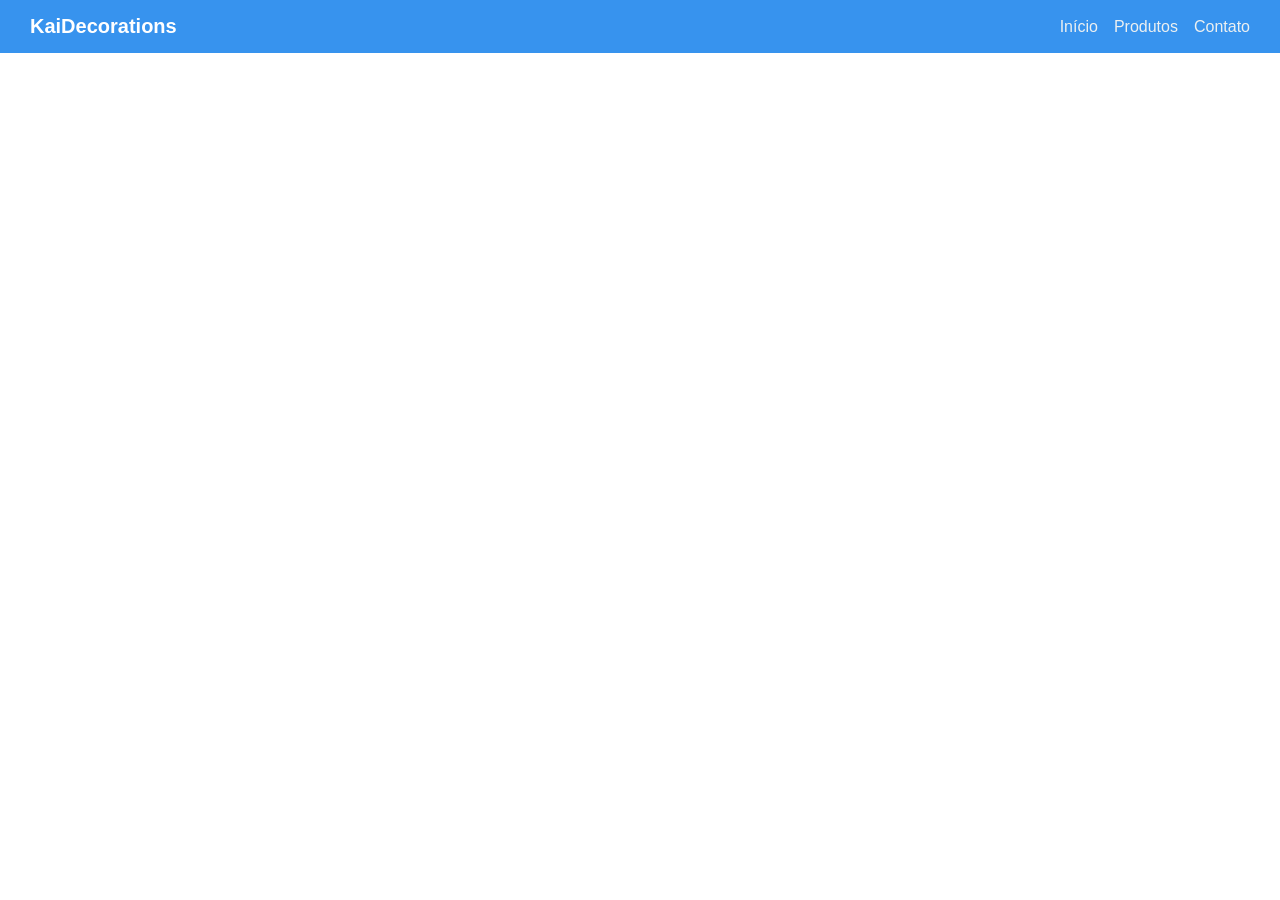
<file: exercicio-1/index.html>
<!doctype html>
<html lang="pt-br">
  <head>
    <meta charset="UTF-8" />
    <meta name="viewport" content="width=device-width, initial-scale=1.0" />
    <title>Exercício - 1</title>
    <link rel="stylesheet" href="./styles/style.css">
  </head>
  <body>

    <header class="topo">
      <p class="logo">KaiDecorations</p>
      <nav class="menu">
        <a href="#">Início</a>
        <a href="#">Produtos</a>
        <a href="#">Contato</a>
      </nav>
    </header>

  </body>
</html>
</file>
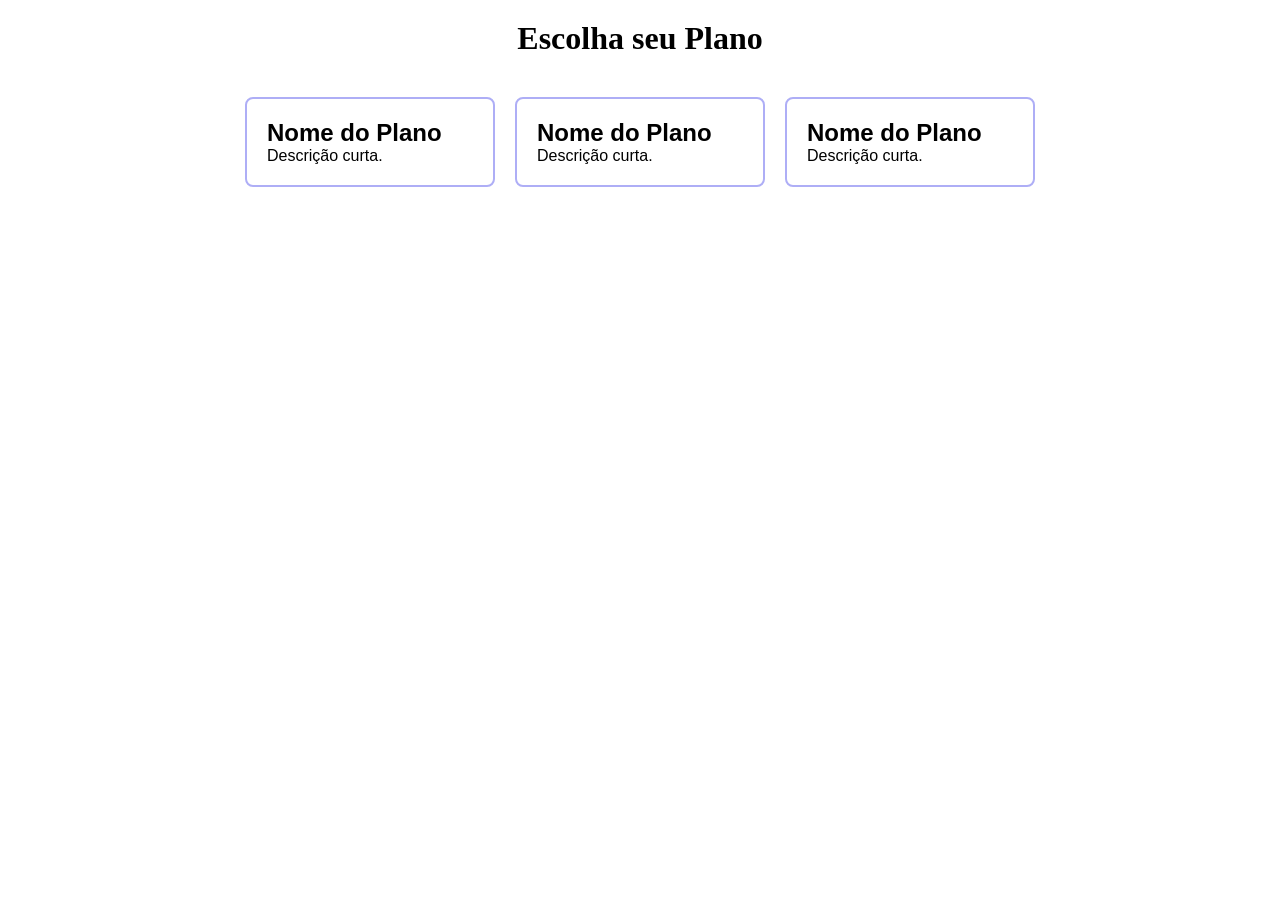
<file: exercicio-2/index.html>
<!doctype html>
<html lang="pt-br">
  <head>
    <meta charset="UTF-8" />
    <meta name="viewport" content="width=device-width, initial-scale=1.0" />
    <title>Exercício - 2</title>
    <link rel="stylesheet" href="./styles/style.css">
  </head>
  <body>

    <h1>Escolha seu Plano</h1>
    <section class="cards">
      <article class="card">
        <h2>Nome do Plano</h2>
        <p>Descrição curta.</p>
      </article>
      <article class="card">
        <h2>Nome do Plano</h2>
        <p>Descrição curta.</p>
      </article>
      <article class="card">
        <h2>Nome do Plano</h2>
        <p>Descrição curta.</p>
      </article>
    </section>

  </body>
</html>
</file>
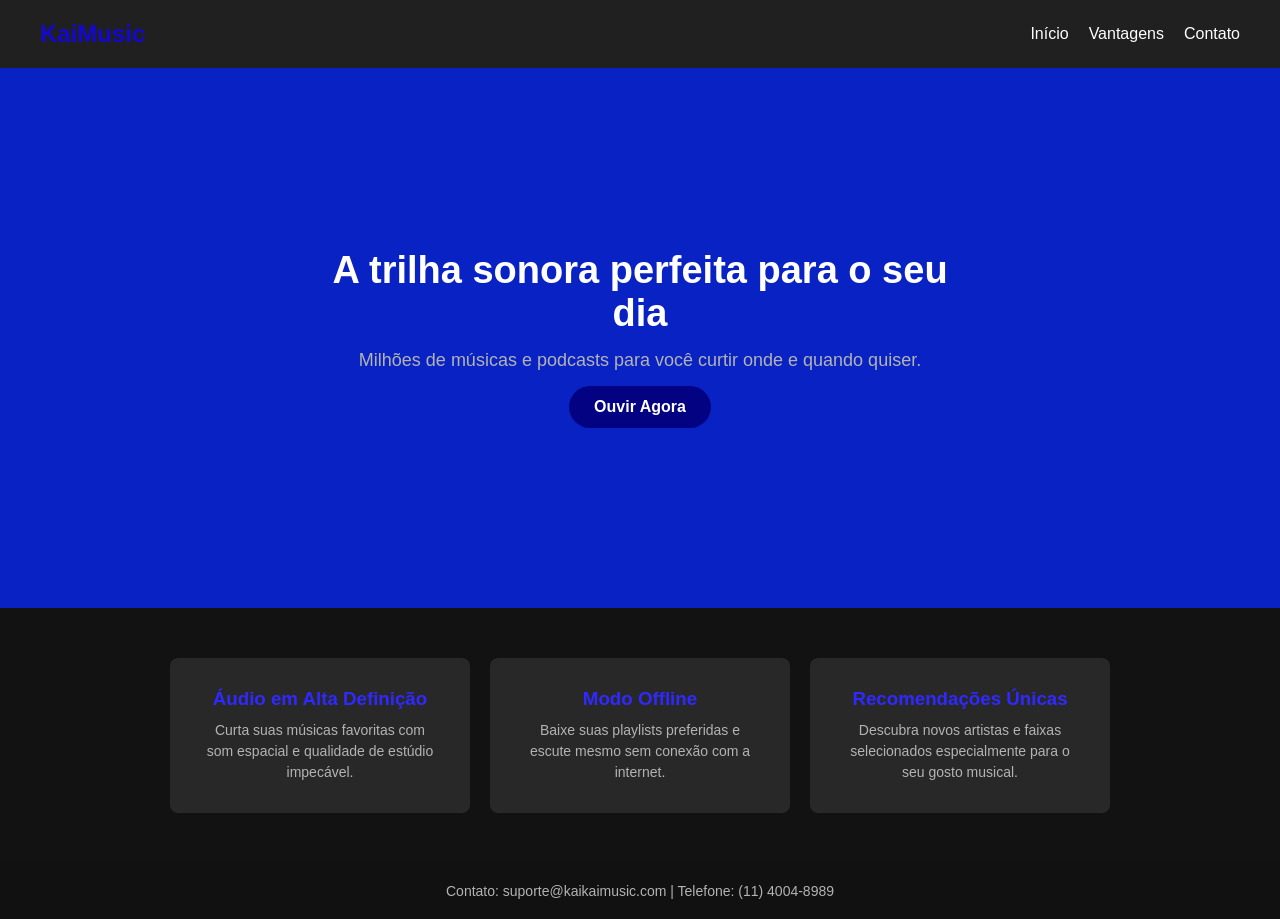
<file: exercicio-3/index.html>
<!DOCTYPE html>
<html lang="pt-BR">
<head>
    <meta charset="UTF-8">
    <meta name="viewport" content="width=device-width, initial-scale=1.0">
    <title>SoundWave - Sinta o Ritmo</title>
    <link rel="stylesheet" href="./styles/style.css">
</head>
<body>

    <header>
        <div class="logo">KaiMusic</div>
        <nav>
            <a href="#home">Início</a>
            <a href="#vantagens">Vantagens</a>
            <a href="#contato">Contato</a>
        </nav>
    </header>

    <section id="home" class="hero">
        <div class="hero-content">
            <h1>A trilha sonora perfeita para o seu dia</h1>
            <p>Milhões de músicas e podcasts para você curtir onde e quando quiser.</p>
            <a href="#" class="btn">Ouvir Agora</a>
        </div>
    </section>

    <section id="vantagens" class="features">
        <div class="card">
            <h3>Áudio em Alta Definição</h3>
            <p>Curta suas músicas favoritas com som espacial e qualidade de estúdio impecável.</p>
        </div>
        <div class="card">
            <h3>Modo Offline</h3>
            <p>Baixe suas playlists preferidas e escute mesmo sem conexão com a internet.</p>
        </div>
        <div class="card">
            <h3>Recomendações Únicas</h3>
            <p>Descubra novos artistas e faixas selecionados especialmente para o seu gosto musical.</p>
        </div>
    </section>

    <footer id="contato">
        <p>Contato: suporte@kaikaimusic.com | Telefone: (11) 4004-8989</p>
    </footer>

</body>
</html>
</file>
<file: exercicio-1/styles/style.css>
* {
  margin: 0;
  padding: 0;
  box-sizing: border-box;
}

.topo {
  background-color: #3793ee;
  padding: 15px 30px;
  display: flex;
  justify-content: space-between;
  align-items: center;
}

.logo {
  font-family: Arial, Helvetica, sans-serif;
  color: #ffffff;
  font-size: 20px;
  font-weight: bold;
  margin: 0;
}

.menu {
  display: flex;
  gap: 16px;
}

.menu a {
  font-family: Arial, Helvetica, sans-serif;
  color: #ecf0f1;
  text-decoration: none;
}

.menu a:hover {
  text-decoration: none;
}
</file>
<file: exercicio-2/styles/style.css>
* {
  margin: 0;
  padding: 0;
  box-sizing: border-box;
}

h1 {
    text-align: center;
    margin-top: 20px;
}

.cards {
  display: flex;
  justify-content: center;
  flex-wrap: wrap;
  gap: 20px;
  padding: 40px 20px;
}

.cards h2,
p {
  font-family: Arial, Helvetica, sans-serif;
}

.card {
  width: 250px;
  padding: 20px;
  border: 2px solid #aeaef6;
  border-radius: 8px;
  background-color: #ffffff;
}

@media (max-width: 600px) {
  .cards {
    flex-direction: column;
    align-items: center;
  }
}
</file>
<file: exercicio-3/styles/style.css>
* {
    margin: 0;
    padding: 0;
    box-sizing: border-box;
    font-family: Arial, sans-serif;
}

body {
    overflow-x: hidden;
}

header {
    display: flex;
    justify-content: space-between;
    align-items: center;
    padding: 20px 40px;
    background-color: #202020;
    color: white;
}

.logo {
    font-size: 24px;
    font-weight: bold;
    color: #1208d2;
}

nav {
    display: flex;
    gap: 20px;
}

nav a {
    color: white;
    text-decoration: none;
    font-size: 16px;
    transition: color 0.3s ease;
}

nav a:hover {
    color: #5689f7;
}

.hero {
    display: flex;
    flex-direction: column;
    justify-content: center;
    align-items: center;
    text-align: center;
    min-height: 60vh;
    background-color: #0922c3;
    color: white;
    padding: 20px;
}

.hero-content {
    display: flex;
    flex-direction: column;
    align-items: center;
    gap: 15px;
    max-width: 650px;
}

.hero h1 {
    font-size: 38px;
}

.hero p {
    font-size: 18px;
    color: #b3b3b3;
}

.btn {
    display: inline-block;
    padding: 12px 25px;
    background-color: #020283;
    color: white;
    text-decoration: none;
    border-radius: 30px;
    font-weight: bold;
    transition: background-color 0.3s ease, transform 0.2s ease;
}

.btn:hover {
    background-color: #0723f8;
}

.features {
    display: flex;
    justify-content: center;
    gap: 20px;
    padding: 50px 20px;
    background-color: #121212;
}

.card {
    background: #282828;
    padding: 30px;
    border-radius: 8px;
    flex: 1;
    max-width: 300px;
    text-align: center;
    color: white;
}

.card h3 {
    margin-bottom: 10px;
    color: #3029ff;
}

.card p {
    color: #b3b3b3;
    font-size: 14px;
    line-height: 1.5;
}

footer {
    text-align: center;
    padding: 20px;
    background-color: #111111;
    color: #b3b3b3;
    font-size: 14px;
}

@media (max-width: 768px) {
    header {
        flex-direction: column;
        gap: 15px;
    }

    .features {
        flex-direction: column;
        align-items: center;
    }

    .card {
        width: 100%;
        max-width: 100%;
    }
}
</file>
